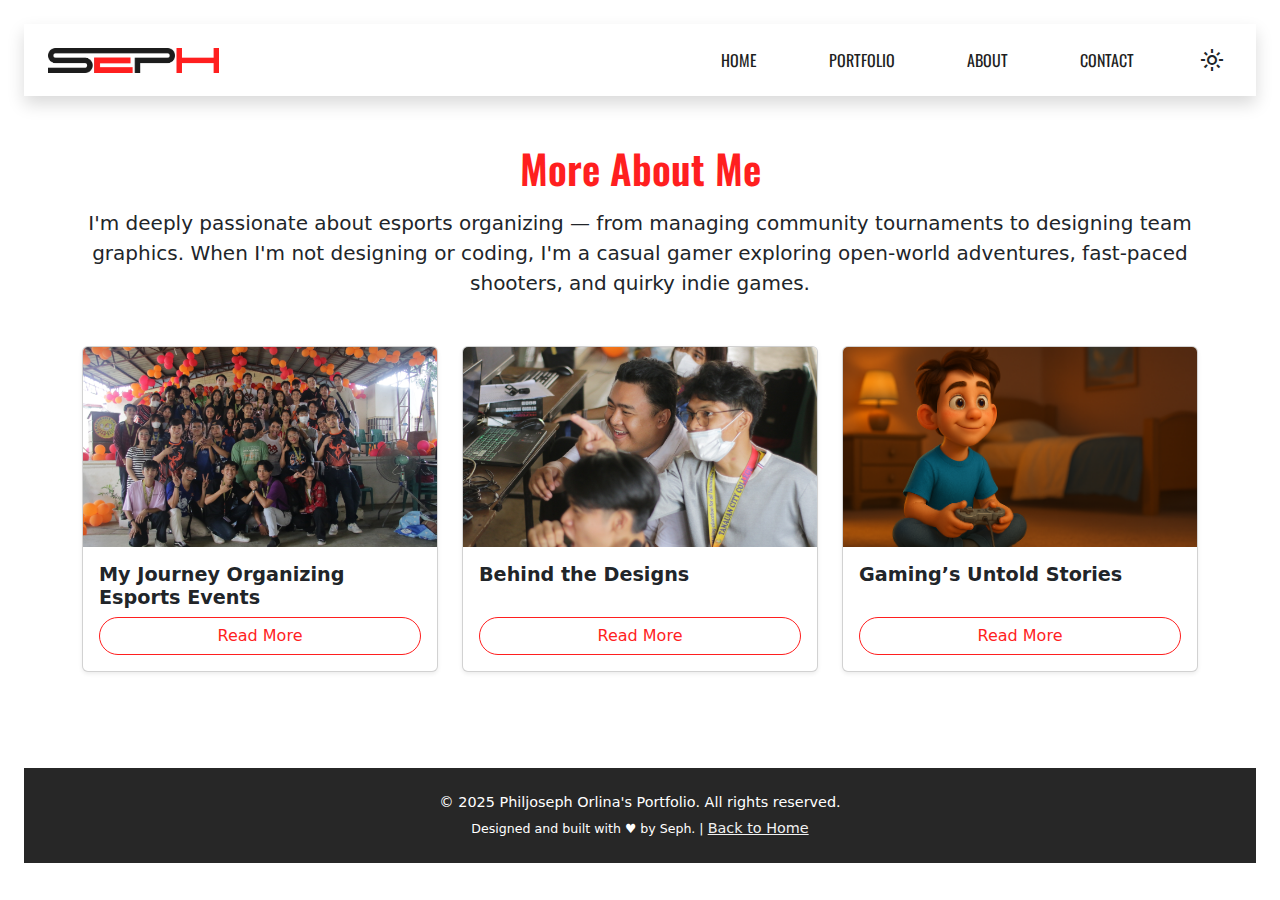
<file: about-more.html>
<!DOCTYPE html>
<html lang="en">
<head>
    <meta charset="utf-8">
    <meta name="viewport" content="width=device-width, initial-scale=1">

    <meta name="title" content="Philjoseph Orlina Portfolio">
    <meta name="description" content="It is a personal website portfolio for Philjoseph Orlina. It showcases his works: graphic designs and UI designs, and it also have his blog posts and showcase for affiliate marketing ">
    <meta name="keywords" content="Portfolio, Blog Posts, Showcase, Shop">
    <meta name="robots" content="index, follow">
    <meta http-equiv="Content-Type" content="text/html; charset=utf-8">
    <meta name="revisit-after" content="2 days">
    <meta name="description" content="English">
    <meta name="author" content="Philjoseph Orlina">

  <title>Portfolio</title>

  <link rel="shortcut icon" href="./assets/images/Personal Pic.png" type="image/x-icon">

  <link href="https://cdn.jsdelivr.net/npm/bootstrap@5.3.6/dist/css/bootstrap.min.css" rel="stylesheet" integrity="sha384-4Q6Gf2aSP4eDXB8Miphtr37CMZZQ5oXLH2yaXMJ2w8e2ZtHTl7GptT4jmndRuHDT" crossorigin="anonymous">

  <link href="style.css" rel="stylesheet" type="text/css" />
  <link href="about-more.css" rel="stylesheet" type="text/css" />

  <link rel="stylesheet"href="https://fonts.googleapis.com/css2?family=Material+Symbols+Outlined:opsz,wght,FILL,GRAD@24,400,0,0" />

  <!-- AOS CDN -->
  <link href="https://cdn.jsdelivr.net/npm/aos@2.3.4/dist/aos.css" rel="stylesheet">
  <script src="https://cdn.jsdelivr.net/npm/aos@2.3.4/dist/aos.js"></script>

  <link rel="stylesheet" href="https://cdn.jsdelivr.net/npm/@splidejs/splide@4.1.4/dist/css/splide.min.css">

  <link href="https://cdnjs.cloudflare.com/ajax/libs/font-awesome/6.5.0/css/all.min.css" rel="stylesheet">

  <!-- Bootstrap CSS & JS -->
  <link href="https://cdn.jsdelivr.net/npm/bootstrap@5.3.3/dist/css/bootstrap.min.css" rel="stylesheet">
  <script src="https://cdn.jsdelivr.net/npm/bootstrap@5.3.3/dist/js/bootstrap.bundle.min.js"></script>

  <!-- Bootstrap Icons (for play icon) -->
  <link href="https://cdn.jsdelivr.net/npm/bootstrap-icons@1.10.5/font/bootstrap-icons.css" rel="stylesheet">

</head>
<body>
    <!--Nav bar-->
    <nav class="navbar d-flex justify-content-between align-items-center sticky-top shadow px-4 py-2">
        <!-- Logo on the left -->
        <div class="navbar-logo">
        <a href="#home" class="nav-link"><img src="./assets/images/personal_logo/Seph-logo-light.png" alt="Logo" id="site-logo" class="logo-img" /></a>
        </div>

        <!-- Hamburger toggle (hidden on desktop) -->
        <button class="navbar-toggler d-md-none" id="hamburger-btn" aria-label="Toggle navigation">
        <span class="material-symbols-outlined">menu</span>
        </button>

        <!-- Navigation Links on the right -->
        <ul class="navbar-ul d-flex gap-4 list-unstyled mb-0" id="navbar-links">
        <li><a href="index.html#home" class="nav-link">HOME</a></li>
        <li><a href="index.html#portfolio" class="nav-link">PORTFOLIO</a></li>
        <li><a href="index.html#about" class="nav-link">ABOUT</a></li>
        <li><a href="index.html#contact" class="nav-link">CONTACT</a></li>
        <li id="dark-mode-toggle" class="nav-link"><span class="material-symbols-outlined">
            light_mode
            </span></li>
        </ul>
    </nav>

    <!-- Main Section -->
    <main class="about-more-content py-5">
        <div class="container">

            <!-- Intro Section -->
            <section class="intro text-center mb-5">
            <h1 class="mb-3">More About Me</h1>
            <p class="lead">
                I'm deeply passionate about esports organizing — from managing community tournaments to designing team graphics.
                When I'm not designing or coding, I'm a casual gamer exploring open-world adventures, fast-paced shooters, and quirky indie games.
            </p>
            </section>

            <!-- Blog Cards Grid -->
            <section class="blog-cards">
            <div class="row row-cols-1 row-cols-md-2 row-cols-lg-3 g-4">

                <!-- Blog Card 1 -->
                <div class="col">
                <div class="card h-100 shadow-sm">
                    <img src="./assets/images/blog/group_esports.jpg" class="card-img-top" alt="Esports Event 2k23 Group Photo">
                    <div class="card-body d-flex flex-column">
                    <h5 class="card-title">My Journey Organizing Esports Events</h5>
                    <a href="blog/esports-journey.html" class="btn btn-outline-primary mt-auto">Read More</a>
                    </div>
                </div>
                </div>

                <!-- Blog Card 2 -->
                <div class="col">
                <div class="card h-100 shadow-sm">
                    <img src="./assets/images/blog/esports3.jpg" class="card-img-top" alt="Edays2k23 Candid">
                    <div class="card-body d-flex flex-column">
                    <h5 class="card-title">Behind the Designs</h5>
                    <a href="./blog/design-journey.html" class="btn btn-outline-primary mt-auto">Read More</a>
                    </div>
                </div>
                </div>

                <!-- Blog Card 3 -->
                <div class="col">
                <div class="card h-100 shadow-sm">
                    <img src="./assets/images/blog/gaming-journey.png" class="card-img-top" alt="Gaming Journey Thumbnail">
                    <div class="card-body d-flex flex-column">
                    <h5 class="card-title">Gaming’s Untold Stories</h5>
                    <a href="blog/gaming-journey.html" class="btn btn-outline-primary mt-auto">Read More</a>
                    </div>
                </div>
                </div>

                <!-- Add more blog cards here as needed -->

            </div>
            </section>

        </div>
    </main>



<!-- Footer -->
<footer class="footer text-center py-4 mt-5 text-white">
  <div class="container">
    <p class="mb-1">&copy; 2025 Philjoseph Orlina's Portfolio. All rights reserved.</p>
    <small>
      Designed and built with ♥ by Seph. |
      <a href="index.html#home" class="text-decoration-underline">Back to Home</a>
    </small>
  </div>
</footer>

    <script src="config.js"></script>
    <script src="script.js"></script>
</body>
</html>
</file>
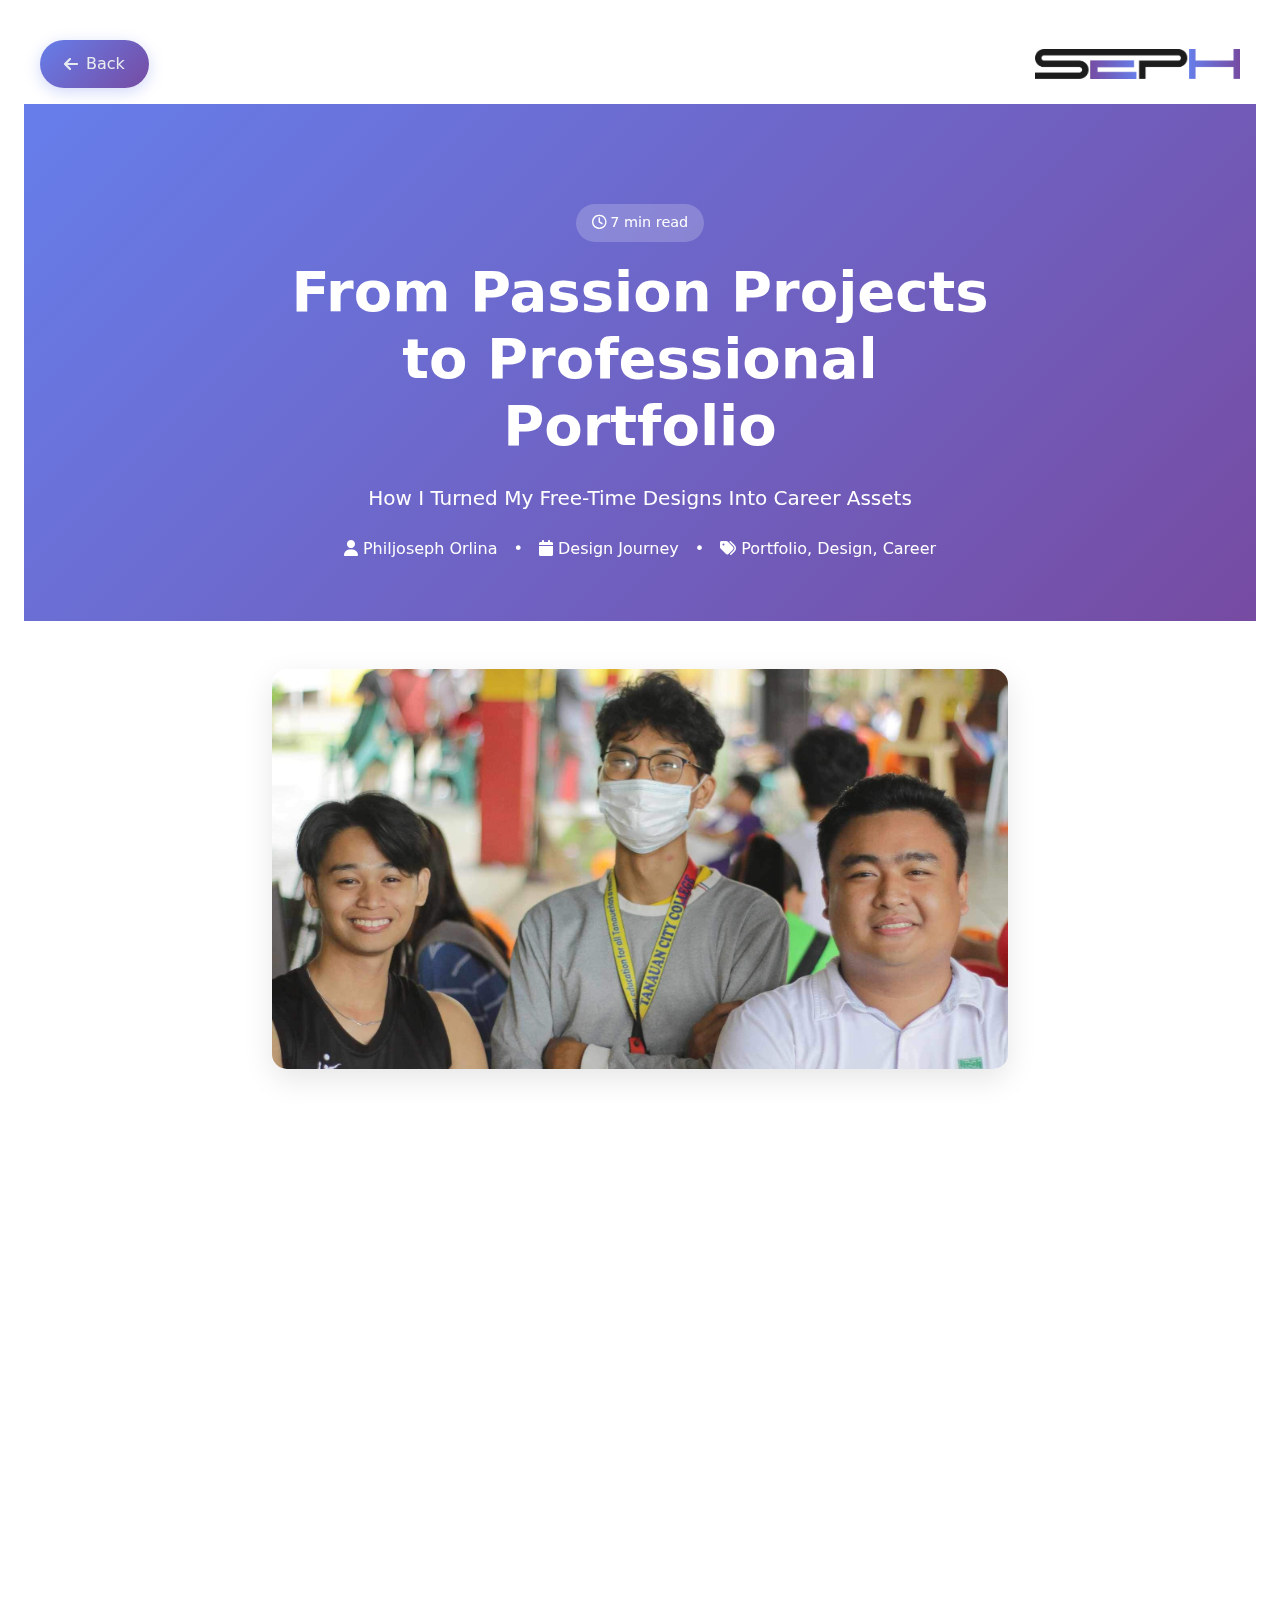
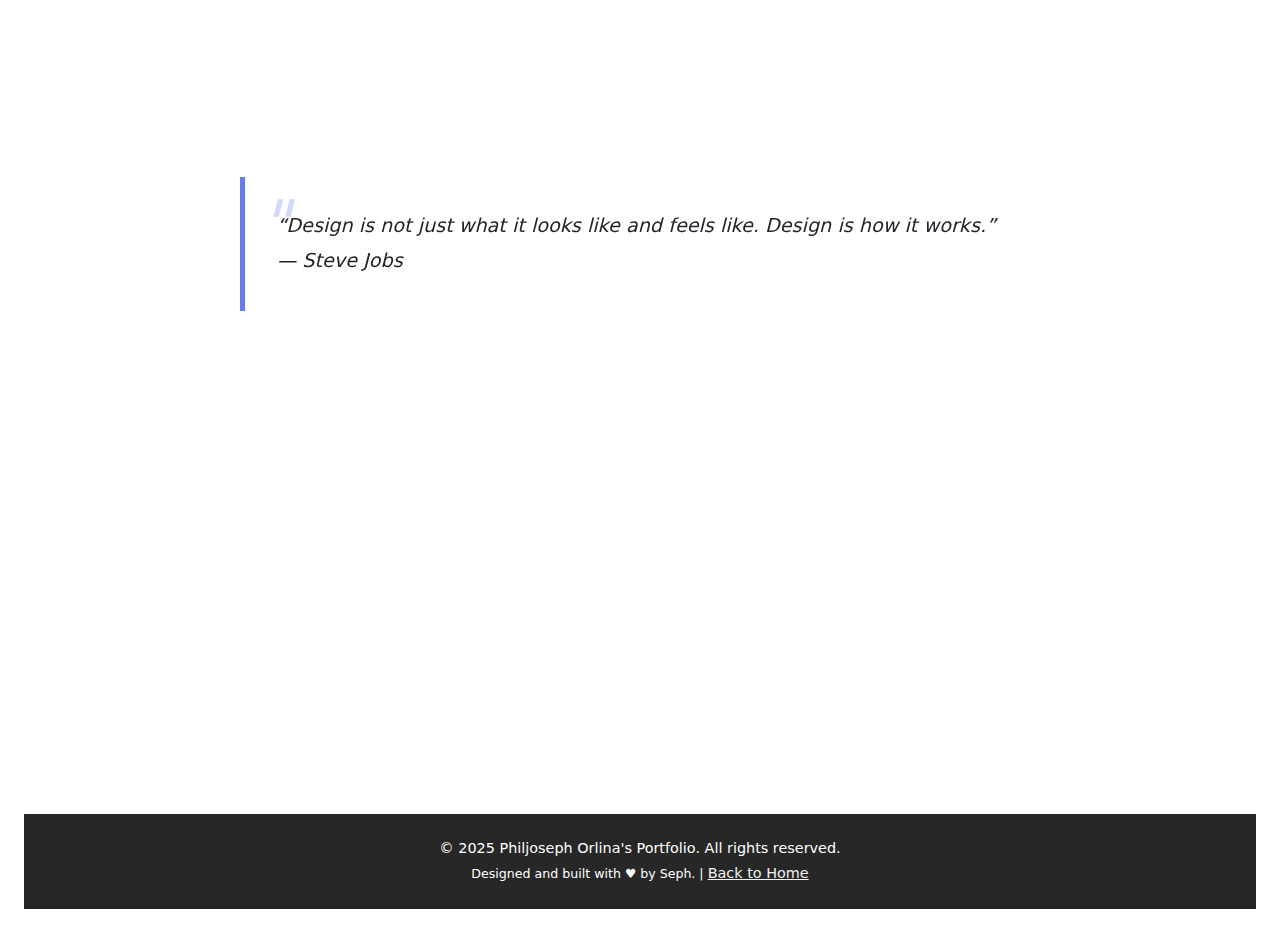
<file: blog/design-journey.html>
<!DOCTYPE html>
<html lang="en">
<head>
    <meta charset="utf-8">
    <meta name="viewport" content="width=device-width, initial-scale=1">

    <meta name="title" content="From Passion Projects to Professional Portfolio - Philjoseph Orlina">
    <meta name="description" content="Discover how I transformed free-time design projects into career assets. Learn about turning passion projects into a professional design portfolio that opens doors.">
    <meta name="keywords" content="passion projects, design portfolio, creative journey, graphic design, personal branding, portfolio development, design career, design storytelling, graphic design passion projects, OBS overlays, YouTube thumbnails, creative professional, freelancer portfolio">
    <meta name="robots" content="index, follow">
    <meta http-equiv="Content-Type" content="text/html; charset=utf-8">
    <meta name="revisit-after" content="2 days">
    <meta name="language" content="English">
    <meta name="author" content="Philjoseph Orlina">

    <!-- Open Graph / Facebook -->
    <meta property="og:type" content="article">
    <meta property="og:url" content="https://yourportfolio.com/blog/design-journey.html">
    <meta property="og:title" content="From Passion Projects to Professional Portfolio">
    <meta property="og:description" content="How I turned my free-time designs into career assets">
    <meta property="og:image" content="./assets/images/blog/esports3.jpg">

    <!-- Twitter -->
    <meta property="twitter:card" content="summary_large_image">
    <meta property="twitter:url" content="https://yourportfolio.com/blog/design-journey.html">
    <meta property="twitter:title" content="From Passion Projects to Professional Portfolio">
    <meta property="twitter:description" content="How I turned my free-time designs into career assets">
    <meta property="twitter:image" content="./assets/images/blog/esports3.jpg">

    <title>From Passion Projects to Professional Portfolio - Philjoseph Orlina</title>

    <link rel="shortcut icon" href="../assets/images/Personal Pic.png" type="image/x-icon">

    <link href="https://cdn.jsdelivr.net/npm/bootstrap@5.3.6/dist/css/bootstrap.min.css" rel="stylesheet" integrity="sha384-4Q6Gf2aSP4eDXB8Miphtr37CMZZQ5oXLH2yaXMJ2w8e2ZtHTl7GptT4jmndRuHDT" crossorigin="anonymous">

    <link href="../style.css" rel="stylesheet" type="text/css" />
    <link href="design-journey.css" rel="stylesheet" type="text/css" />

    <link rel="stylesheet" href="https://fonts.googleapis.com/css2?family=Material+Symbols+Outlined:opsz,wght,FILL,GRAD@24,400,0,0" />

    <!-- AOS CDN -->
    <link href="https://cdn.jsdelivr.net/npm/aos@2.3.4/dist/aos.css" rel="stylesheet">
    <script src="https://cdn.jsdelivr.net/npm/aos@2.3.4/dist/aos.js"></script>

    <link rel="stylesheet" href="https://cdn.jsdelivr.net/npm/@splidejs/splide@4.1.4/dist/css/splide.min.css">

    <link href="https://cdnjs.cloudflare.com/ajax/libs/font-awesome/6.5.0/css/all.min.css" rel="stylesheet">

    <!-- Bootstrap CSS & JS -->
    <link href="https://cdn.jsdelivr.net/npm/bootstrap@5.3.3/dist/css/bootstrap.min.css" rel="stylesheet">
    <script src="https://cdn.jsdelivr.net/npm/bootstrap@5.3.3/dist/js/bootstrap.bundle.min.js"></script>

    <!-- Bootstrap Icons -->
    <link href="https://cdn.jsdelivr.net/npm/bootstrap-icons@1.10.5/font/bootstrap-icons.css" rel="stylesheet">

</head>
<body>
    <!-- Back to Portfolio Button -->
    <div class="container-fluid p-3">
        <a href="../about-more.html" class="back-button" data-aos="fade-right">
            <i class="fas fa-arrow-left"></i>
            Back
        </a>

        <div class="logo" data-aos="fade-left">
            <a href="../index.html">
                <img src="../assets/images/personal_logo/Seph-logo-blog.png" alt="Philjoseph Orlina Logo" class="navbar-logo">
            </a>
                
        </div>
    </div>

    <!-- Hero Section -->
    <section class="blog-hero">
        <div class="container">
            <div class="row justify-content-center">
                <div class="col-lg-8 text-center">
                    <div class="read-time mb-3" data-aos="fade-up">
                        <i class="far fa-clock"></i> 7 min read
                    </div>
                    <h1 class="display-4 fw-bold mb-4" data-aos="fade-up" data-aos-delay="100">
                        From Passion Projects to Professional Portfolio
                    </h1>
                    <p class="lead mb-4" data-aos="fade-up" data-aos-delay="200">
                        How I Turned My Free-Time Designs Into Career Assets
                    </p>
                    <div class="d-flex justify-content-center align-items-center gap-3 text-sm" data-aos="fade-up" data-aos-delay="300">
                        <span><i class="fas fa-user"></i> Philjoseph Orlina</span>
                        <span>•</span>
                        <span><i class="fas fa-calendar"></i> Design Journey</span>
                        <span>•</span>
                        <span><i class="fas fa-tags"></i> Portfolio, Design, Career</span>
                    </div>
                </div>
            </div>
        </div>
    </section>

    <!-- Featured Image -->
    <div class="container my-5">
        <div class="row justify-content-center">
            <div class="col-lg-8">
                <img src="../assets/images/blog/esports.jpg" 
                     alt="E-Days 2k23 Featured Image" 
                     class="featured-image"
                     data-aos="zoom-in"
                     onerror="this.style.display='none'">
            </div>
        </div>
    </div>

    <!-- Main Content -->
    <div class="container my-5">
        <div class="blog-content">
            
            <!-- Introduction -->
            <div data-aos="fade-up">
                <p>In a world saturated with templates and AI-generated content, one thing still stands out: <strong>authentic passion</strong>. For me, what began as hobby-level graphic design during esports tournaments and late-night concept sketches quickly evolved into a professional portfolio that now speaks for my skills better than any résumé can. Whether you're a student, freelancer, or aspiring creative professional, I'll share how I transformed my free-time projects into powerful tools that opened career doors—and how you can do the same.</p>
            </div>

            <div class="section-divider"></div>

            <!-- Section 1 -->
            <div data-aos="fade-up">
                <h4><i class="fas fa-heart text-danger"></i> The Power of Starting With What You Love</h4>
                <p>My first designs weren't for clients. They were for friends, gaming teams, and for fun. I created <strong>OBS overlays</strong>, <strong>YouTube thumbnails</strong>, and <strong>fan posters</strong> simply because I loved it. These early works weren't polished, but they reflected one key thing: <strong>drive</strong>. When employers and collaborators saw my raw projects, they saw <strong>initiative and creativity</strong>—two traits that are always in demand.</p>
            </div>

            <!-- Section 2 -->
            <div data-aos="fade-up">
                <h4><i class="fas fa-camera text-primary"></i> Document Everything: Behind the Scenes Matters</h4>
                <p>Instead of only showing finished designs, I documented my process. From <strong>wireframes and thumbnails</strong> to <strong>toolkits</strong> and <strong>revisions</strong>, I showcased how I think, not just what I make. This gave potential employers insight into how I solve problems—something no static portfolio image can fully explain.</p>
            </div>

            <!-- Featured Image -->
            <div class="container my-5">
                <div class="row justify-content-center">
                    <div class="col-lg-8">
                        <img src="../assets/images/blog/fday1.jpeg" 
                            alt="E-Days 2k23 Featured Image" 
                            class="featured-image"
                            data-aos="zoom-in"
                            onerror="this.style.display='none'">
                    </div>
                </div>
            </div>

            <!-- Highlight Quote -->
            <div class="highlight-quote" data-aos="fade-up">
                Don't hide your side projects—they might be the reason someone hires you.
            </div>

            <!-- Section 3 -->
            <div data-aos="fade-up">
                <h4><i class="fas fa-book-open text-success"></i> Tell a Story, Not Just a Skillset</h4>
                <p>Each section of my portfolio became more than just visuals. I added short captions about <strong>why I made it</strong>, <strong>what challenge it solved</strong>, and <strong>what I learned</strong>. This storytelling approach made my work relatable—even to those outside the design world.</p>
            </div>

            <!-- Section 4 -->
            <div data-aos="fade-up">
                <h4><i class="fas fa-search text-warning"></i> SEO Meets Personal Branding</h4>
                <p>I embedded blog posts (like this one) in my portfolio site with well-researched keywords, natural language, and internal links. For example, my OBS work links to a blog about the rise of live-streaming aesthetics. This keeps users browsing and boosts search engine rankings.</p>
            </div>

            <!-- Section 5 -->
            <div data-aos="fade-up">
                <h4><i class="fas fa-trophy text-info"></i> Final Result: A Living, Breathing Portfolio</h4>
                <p>Now, my site isn't just a gallery. It's a <strong>living blog</strong>, an <strong>archive of design evolution</strong>, and a <strong>journal of creative growth</strong>. It turns clicks into conversations—and those into opportunities.</p>
            </div>

            <div class="section-divider"></div>

            <!-- Closing Thoughts -->
            <div data-aos="fade-up">
                <h4><i class="fas fa-lightbulb text-warning"></i> Closing Thoughts</h4>
                <p>If you're reading this, you're already halfway there. Passion, persistence, and storytelling are your biggest assets. Don't hide your side projects—they might be the reason someone hires you.</p>
            </div>

            <div class="highlight-quote">
                “Design is not just what it looks like and feels like. Design is how it works.” — Steve Jobs
            </div>


            <!-- Call to Action -->
            <div class="cta-section" data-aos="fade-up">
                <h5 class="mb-3">Ready to explore my design work?</h5>
                <p class="mb-0">Check out my portfolio to see these passion projects in action and discover how they evolved into professional assets Or you can check our school's esports page <a href="https://www.facebook.com/share/1QqMtitQzF/" target="_blank">ACCESs - Tanauan City College</a>,</p>
                <a href="../index.html#portfolio" class="cta-button">
                    <i class="fas fa-eye"></i> Explore My Portfolio
                </a>
            </div>

            <!-- Navigation -->
            <div class="d-flex justify-content-between align-items-center mt-5 pt-4 border-top" data-aos="fade-up">
                <a href="../blog.html" class="text-decoration-none">
                    <i class="fas fa-arrow-left"></i> Go to Blog
                </a>
                <div class="text-muted">
                    <i class="fas fa-share-alt"></i> Share this post
                </div>
            </div>
        </div>
    </div>

<!-- Footer -->
<footer class="footer text-center py-4 mt-5 text-white">
  <div class="container">
    <p class="mb-1">&copy; 2025 Philjoseph Orlina's Portfolio. All rights reserved.</p>
    <small>
      Designed and built with ♥ by Seph. |
      <a href="../index.html" class="text-decoration-underline">Back to Home</a>
    </small>
  </div>
</footer>

    <!-- Bootstrap JS -->
    <script src="https://cdn.jsdelivr.net/npm/bootstrap@5.3.6/dist/js/bootstrap.bundle.min.js"></script>
    
    <!-- AOS Initialize -->
    <script>
        AOS.init({
            duration: 800,
            once: true,
            offset: 100
        });
    </script>

    <!-- Reading Progress Bar -->
    <script>
        // Create reading progress bar
        const progressBar = document.createElement('div');
        progressBar.style.cssText = `
            position: fixed;
            top: 0;
            left: 0;
            width: 0%;
            height: 3px;
            background: linear-gradient(90deg, #667eea, #764ba2);
            z-index: 9999;
            transition: width 0.3s ease;
        `;
        document.body.appendChild(progressBar);

        // Update progress on scroll
        window.addEventListener('scroll', () => {
            const winScroll = document.body.scrollTop || document.documentElement.scrollTop;
            const height = document.documentElement.scrollHeight - document.documentElement.clientHeight;
            const scrolled = (winScroll / height) * 100;
            progressBar.style.width = scrolled + '%';
        });

        // Smooth scrolling for internal links
        document.querySelectorAll('a[href^="#"]').forEach(anchor => {
            anchor.addEventListener('click', function (e) {
                e.preventDefault();
                const target = document.querySelector(this.getAttribute('href'));
                if (target) {
                    target.scrollIntoView({
                        behavior: 'smooth',
                        block: 'start'
                    });
                }
            });
        });
    </script>
</body>
</html>
</file>
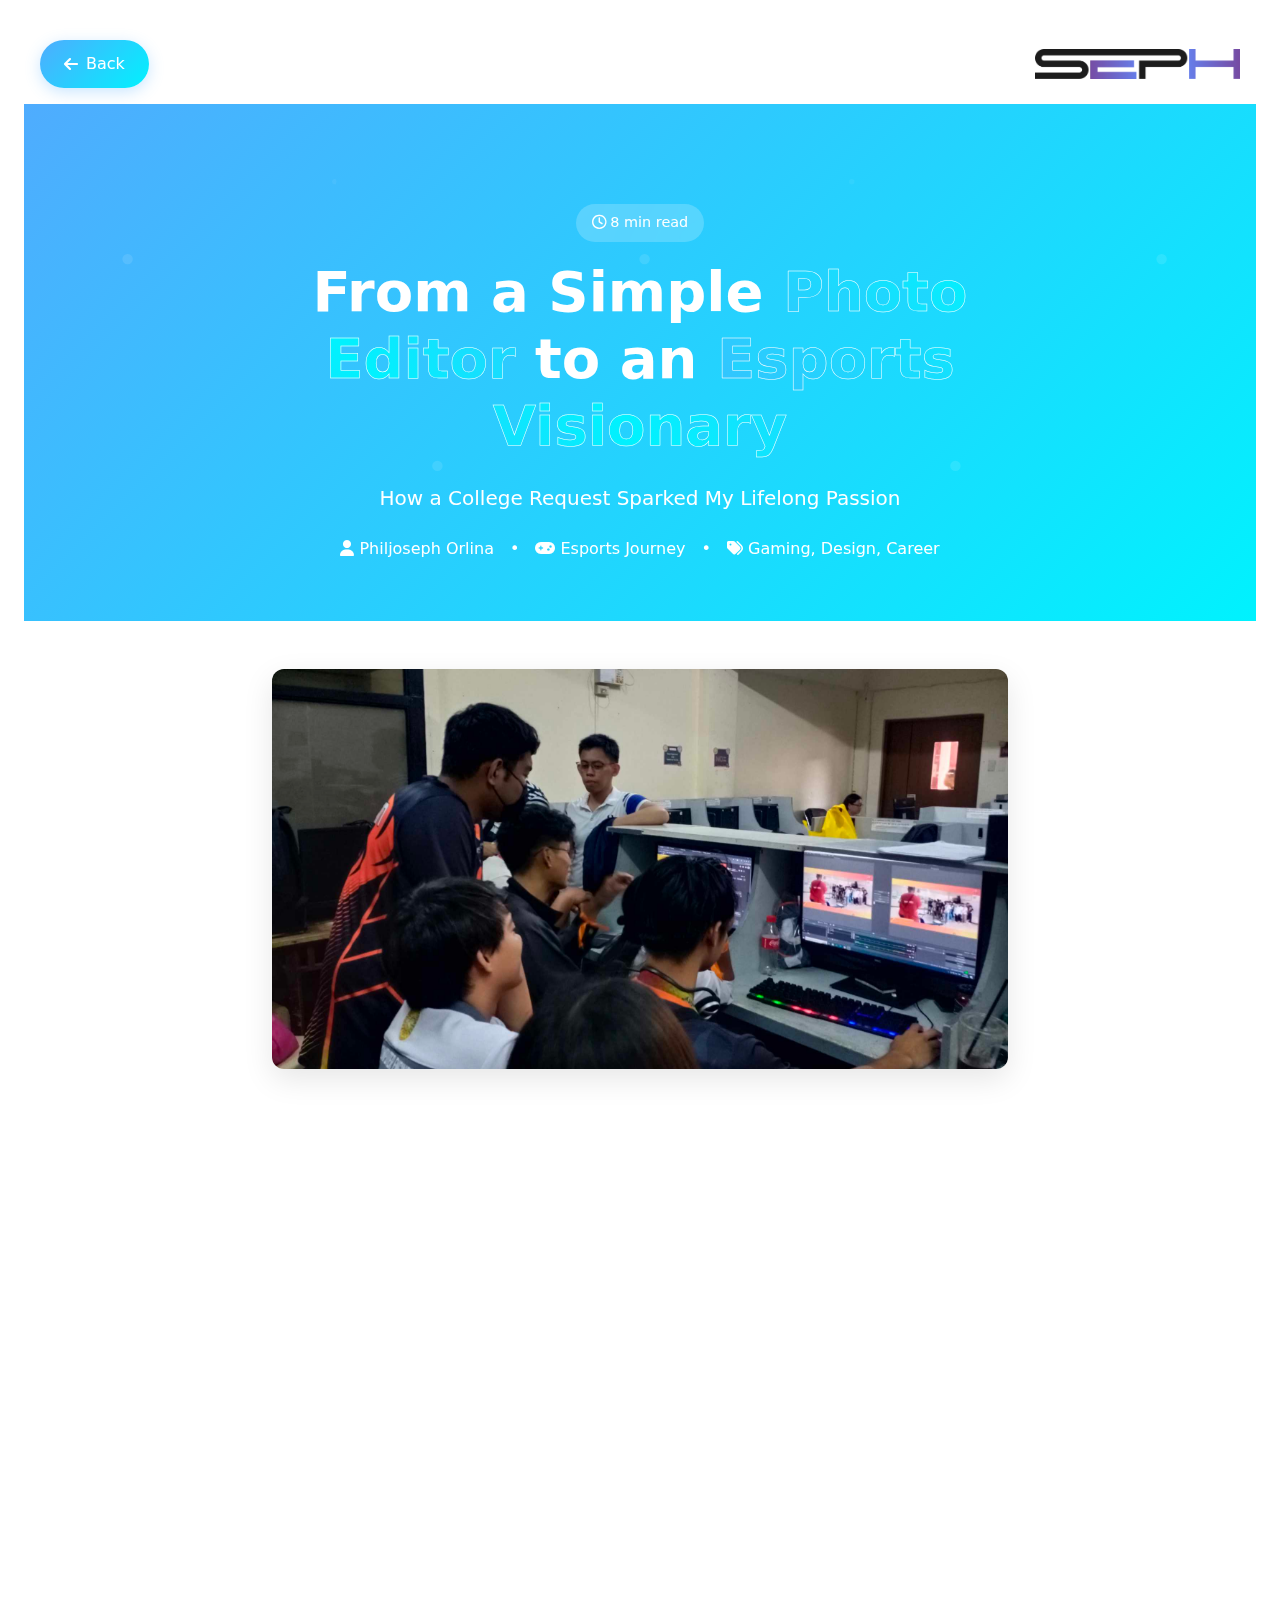
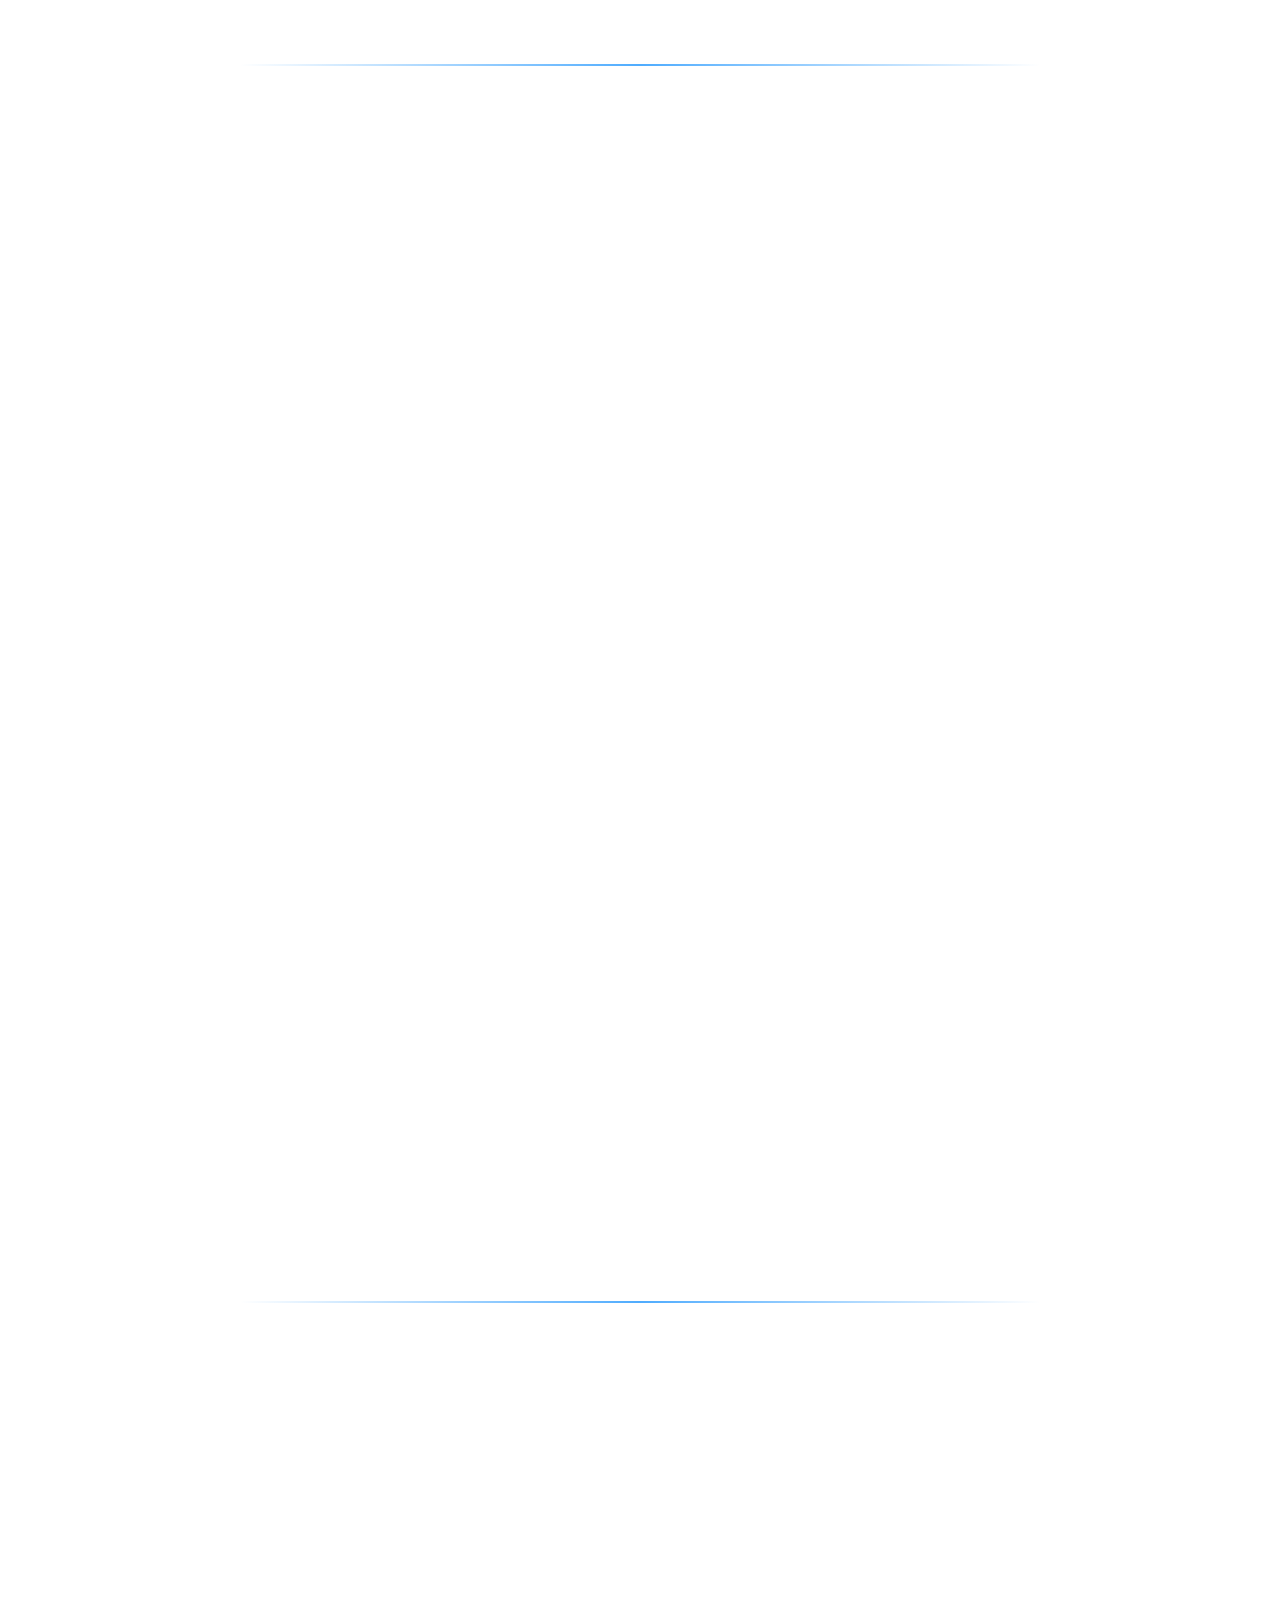
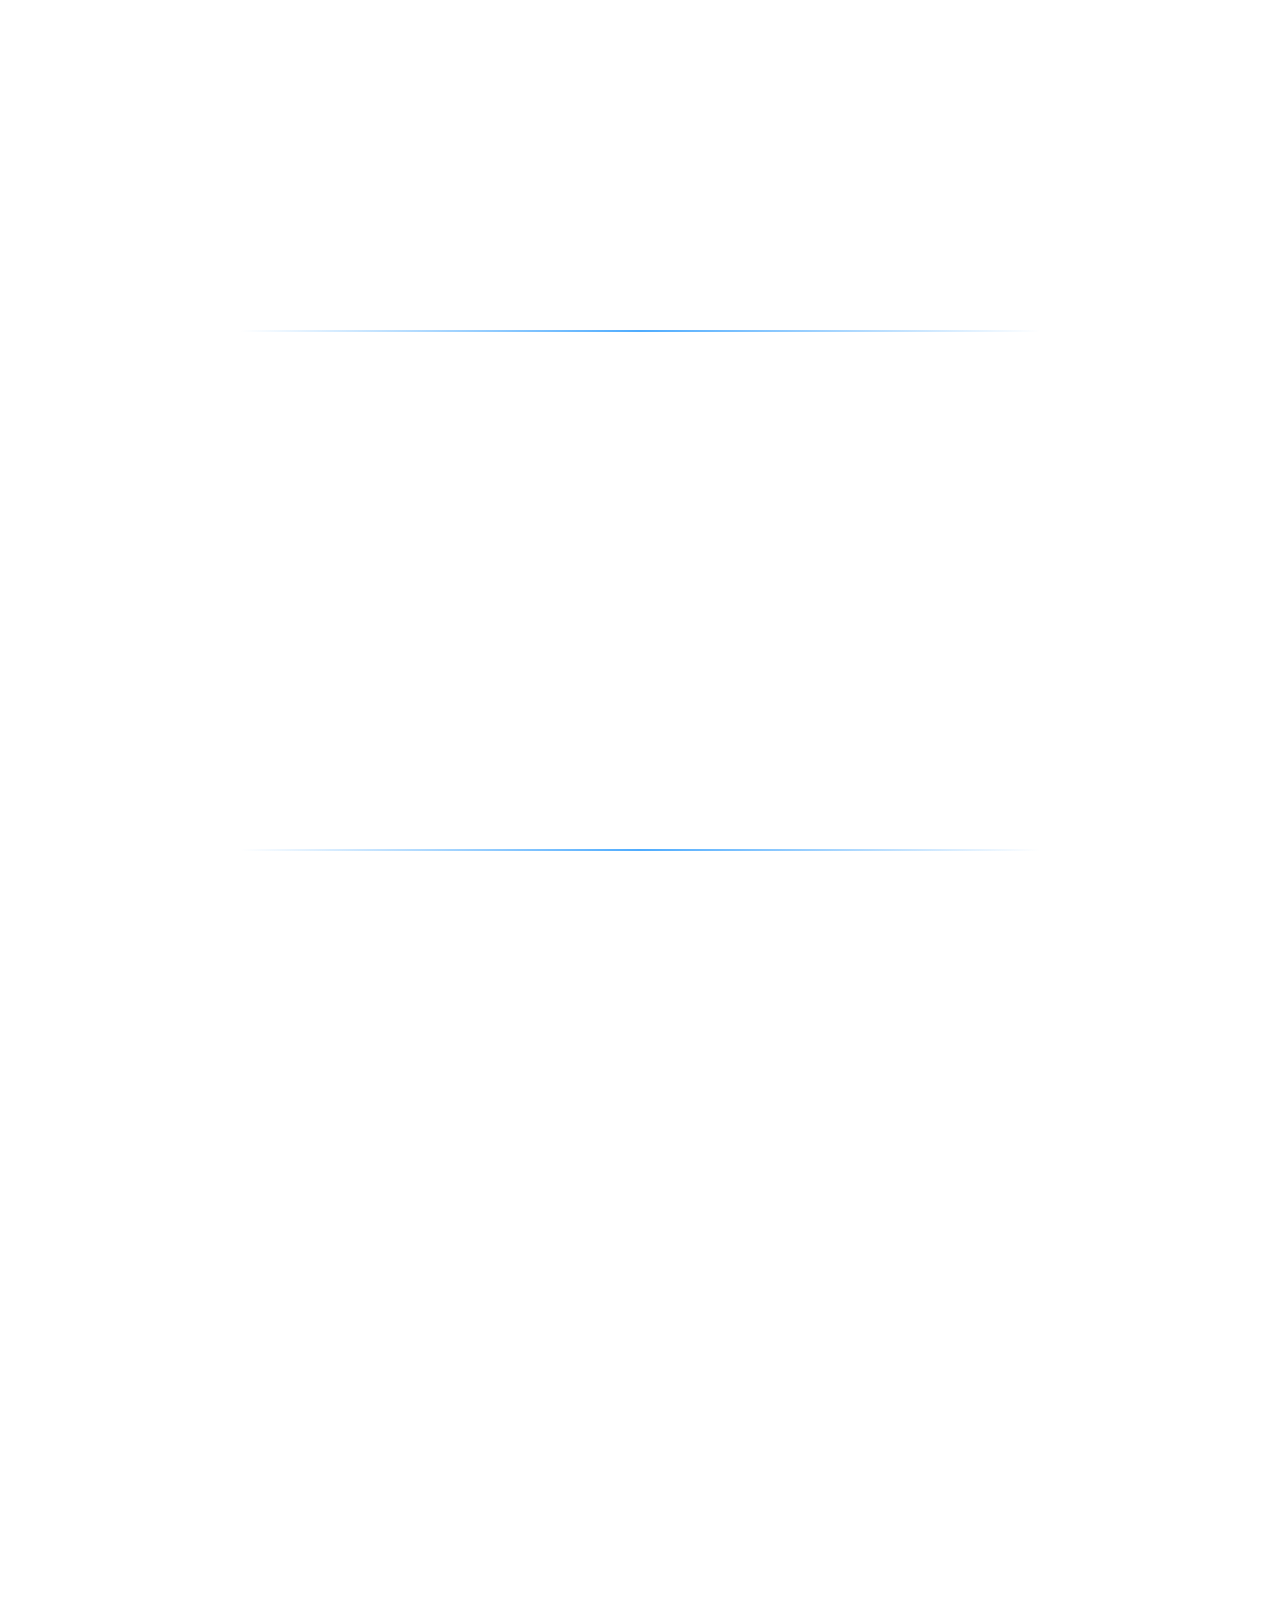
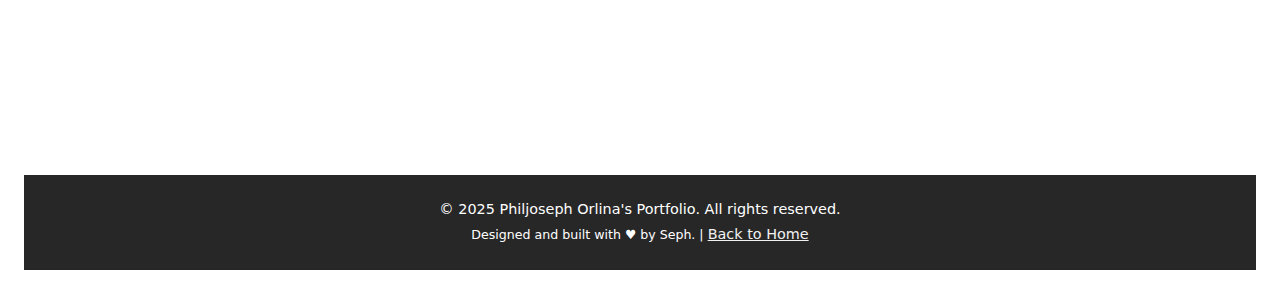
<file: blog/esports-journey.html>
<!DOCTYPE html>
<html lang="en">
<head>
    <meta charset="utf-8">
    <meta name="viewport" content="width=device-width, initial-scale=1">

    <meta name="title" content="From Photo Editor to Esports Visionary - Philjoseph Orlina">
    <meta name="description" content="Discover how a simple college request sparked my lifelong passion for esports. From photo editing to livestream production, this is my journey into the gaming world.">
    <meta name="keywords" content="esports journey, college esports, graphics design, livestream setup, OBS, passion for gaming, esports graphics, broadcast design, gaming events, esports production, OBS overlays, livestream design">
    <meta name="robots" content="index, follow">
    <meta http-equiv="Content-Type" content="text/html; charset=utf-8">
    <meta name="revisit-after" content="2 days">
    <meta name="language" content="English">
    <meta name="author" content="Philjoseph Orlina">

    <!-- Open Graph / Facebook -->
    <meta property="og:type" content="article">
    <meta property="og:url" content="https://yourportfolio.com/blog/esports-journey.html">
    <meta property="og:title" content="From Photo Editor to Esports Visionary">
    <meta property="og:description" content="How a simple college request sparked my lifelong passion for esports">
    <meta property="og:image" content="./assets/images/blog/esports-journey-hero.jpg">

    <!-- Twitter -->
    <meta property="twitter:card" content="summary_large_image">
    <meta property="twitter:url" content="https://yourportfolio.com/blog/esports-journey.html">
    <meta property="twitter:title" content="From Photo Editor to Esports Visionary">
    <meta property="twitter:description" content="How a simple college request sparked my lifelong passion for esports">
    <meta property="twitter:image" content="./assets/images/blog/esports-journey-hero.jpg">

    <title>From Photo Editor to Esports Visionary - Philjoseph Orlina</title>

    <link rel="shortcut icon" href="../assets/images/Personal Pic.png" type="image/x-icon">

    <link href="https://cdn.jsdelivr.net/npm/bootstrap@5.3.6/dist/css/bootstrap.min.css" rel="stylesheet" integrity="sha384-4Q6Gf2aSP4eDXB8Miphtr37CMZZQ5oXLH2yaXMJ2w8e2ZtHTl7GptT4jmndRuHDT" crossorigin="anonymous">

    <link href="../style.css" rel="stylesheet" type="text/css" />
    <link href="esports-journey.css" rel="stylesheet" type="text/css" />

    <link rel="stylesheet" href="https://fonts.googleapis.com/css2?family=Material+Symbols+Outlined:opsz,wght,FILL,GRAD@24,400,0,0" />

    <!-- AOS CDN -->
    <link href="https://cdn.jsdelivr.net/npm/aos@2.3.4/dist/aos.css" rel="stylesheet">
    <script src="https://cdn.jsdelivr.net/npm/aos@2.3.4/dist/aos.js"></script>

    <link rel="stylesheet" href="https://cdn.jsdelivr.net/npm/@splidejs/splide@4.1.4/dist/css/splide.min.css">

    <link href="https://cdnjs.cloudflare.com/ajax/libs/font-awesome/6.5.0/css/all.min.css" rel="stylesheet">

    <!-- Bootstrap CSS & JS -->
    <link href="https://cdn.jsdelivr.net/npm/bootstrap@5.3.3/dist/css/bootstrap.min.css" rel="stylesheet">
    <script src="https://cdn.jsdelivr.net/npm/bootstrap@5.3.3/dist/js/bootstrap.bundle.min.js"></script>

    <!-- Bootstrap Icons -->
    <link href="https://cdn.jsdelivr.net/npm/bootstrap-icons@1.10.5/font/bootstrap-icons.css" rel="stylesheet">

</head>
<body>
    <!-- Navigation Header -->
    <div class="container-fluid p-3">
        <div class="d-flex justify-content-between align-items-center">
            <a href="../about-more.html" class="back-button" data-aos="fade-right">
                <i class="fas fa-arrow-left"></i>
                Back
            </a>
            
            <div class="logo" data-aos="fade-left">
                <a href="../index.html">
                    <img src="../assets/images/personal_logo/Seph-logo-blog.png" alt="Philjoseph Orlina Logo" class="navbar-logo">
                </a>
            </div>
        </div>
    </div>

    <!-- Hero Section -->
    <section class="blog-hero">
        <div class="container">
            <div class="row justify-content-center">
                <div class="col-lg-8 text-center">
                    <div class="read-time mb-3" data-aos="fade-up">
                        <i class="far fa-clock"></i> 8 min read
                    </div>
                    <h1 class="display-4 fw-bold mb-4" data-aos="fade-up" data-aos-delay="100">
                        From a Simple <span class="gaming-elements">Photo Editor</span> to an <span class="gaming-elements">Esports Visionary</span>
                    </h1>
                    <p class="lead mb-4" data-aos="fade-up" data-aos-delay="200">
                        How a College Request Sparked My Lifelong Passion
                    </p>
                    <div class="d-flex justify-content-center align-items-center gap-3 text-sm" data-aos="fade-up" data-aos-delay="300">
                        <span><i class="fas fa-user"></i> Philjoseph Orlina</span>
                        <span>•</span>
                        <span><i class="fas fa-gamepad"></i> Esports Journey</span>
                        <span>•</span>
                        <span><i class="fas fa-tags"></i> Gaming, Design, Career</span>
                    </div>
                </div>
            </div>
        </div>
    </section>

    <!-- Featured Image -->
    <div class="container my-5">
        <div class="row justify-content-center">
            <div class="col-lg-8">
                <img src="../assets/images/blog/fday2.jpeg" 
                     alt="Esports Journey Featured Image" 
                     class="featured-image"
                     data-aos="zoom-in"
                     onerror="this.style.display='none'">
            </div>
        </div>
    </div>

    <!-- Main Content -->
    <div class="container my-5">
        <div class="blog-content">
            
            <!-- Introduction -->
            <div class="chapter-intro" data-aos="fade-up">
                <h5><i class="fas fa-play-circle text-primary"></i> The Unexpected Beginning</h5>
                <p>It was 2022—my first year in college. Just like most freshies, I had no clear path yet, no big plans. I was simply navigating college life, one assignment at a time. Then out of nowhere on our second semester, our section chairperson casually asked me:</p>
            </div>

            <div class="highlight-quote" data-aos="fade-up">
                Do you know how to edit photos?
            </div>

            <div data-aos="fade-up">
                <p>I said yes. That one answer unknowingly lit the first spark of what would later become a blazing passion for <strong>esports</strong>.</p>
            </div>

            <div class="section-divider"></div>

            <!-- Chapter 1 -->
            <div data-aos="fade-up">
                <h4><i class="fas fa-trophy text-warning"></i> Chapter 1: Pressures, Posters, and Professor Visaya</h4>
                <p>That simple editing request led me into the inner workings of our school's esports organization. Suddenly, I was part of something bigger—<strong>creating graphics</strong>, <strong>supporting tournaments</strong>, <strong>designing livestream overlays</strong>. I became one of the "go-to" graphics guy.</p>
                
                <p>But it wasn't always fun and games.</p>
                
                <p>Under the intense guidance of our esports adviser, <strong>Mr. Ralph Visaya</strong>, we were pushed hard—<strong>tight deadlines, last-minute edits, nonstop revisions</strong>. I remember how often I'd feel frustrated, overwhelmed, even angry.</p>
            </div>

            <div class="highlight-quote" data-aos="fade-up">
                Growth begins where comfort ends.
            </div>

            <div class="container my-5">
                <div class="row justify-content-center">
                    <div class="col-lg-8">
                        <img src="../assets/images/blog/esports4.png" 
                        alt="Esports Journey Featured Image" 
                        class="featured-image"
                        data-aos="zoom-in"
                        onerror="this.style.display='none'">
                    </div>
                </div>
            </div>

            <div data-aos="fade-up">
                <p>At the time, I didn't see the value of the pressure. I only saw the clock ticking and a demanding professor expecting me to deliver. But despite the frustration, I still found a way to <strong>get things done—on time, every time</strong>.</p>
                
                <p>And looking back now, I realize: <strong>I wouldn't have it any other way</strong>.</p>
            </div>

            <div class="section-divider"></div>

            <!-- Chapter 2 -->
            <div data-aos="fade-up">
                <h4><i class="fas fa-desktop text-info"></i> Chapter 2: Passion Beyond Posters</h4>
                <p>What started with simple posters quickly evolved into something far greater.</p>
                
                <p>Thanks to Mr. Visaya and our tech-savvy mentor, Mr. Daniel Bermodez, I was introduced to the technical side of esports:</p>
                
                <div class="esports-list">
                    <ul class="list-unstyled">
                        <li>Setting up <strong>OBS for livestreams</strong></li>
                        <li>Handling <strong>virtual event layouts</strong></li>
                        <li>Laying down <strong>Cat6 fiber optic cables</strong> for our gym's esports events</li>
                    </ul>
                </div>
                
                <p>These were tasks I never imagined doing as a student. And yet, I found myself enjoying every bit of the chaos—every cable plugged, every livestream scene configured, every digital backdrop designed. It wasn't just about aesthetics anymore. It was about <strong>bringing esports to life</strong>.</p>
            </div>

            <div class="section-divider"></div>

            <!-- Chapter 3 -->
            <div data-aos="fade-up">
                <h4><i class="fas fa-fire text-danger"></i> Chapter 3: The Flame Ignites</h4>
                <p>The stress, the pressure, the unexpected responsibilities—they didn't break me. They built me. Somewhere in the middle of all that tension, I discovered something I never expected:</p>
            </div>

            <div class="highlight-quote" data-aos="fade-up">
                Sometimes, the fire that burns you is the same fire that forges you.
            </div>

            <div data-aos="fade-up">
                <p>I was no longer just a student assigned to make posters. I was now a creative lead, a production tech, a broadcast organizer—someone who could imagine, design, and execute an entire <strong>esports event</strong> from scratch.</p>
            </div>

            <div class="section-divider"></div>

            <!-- Conclusion -->
            <div data-aos="fade-up">
                <h4><i class="fas fa-heart text-success"></i> Gratitude in Hindsight</h4>
                <p>Yes, I once got mad at Mr. Visaya. Yes, I was stressed beyond belief. But if I met him again today, I would thank him.</p>
                
                <p>Because <strong>he saw a spark in me that I didn't yet recognize myself.</strong></p>
                <p>Because he pressured me, challenged me, and pushed me to grow.</p>
                <p>Because of him and Mr. Bermodez, I now hold a burning passion not just for playing games—but for <strong>building the very stages where they're played.</strong></p>
                
                <p>This is more than just a story about esports. It's the story of how I found my path—one deadline, one design, one livestream at a time.</p>
            </div>

            <!-- Call to Action -->
            <div class="cta-section" data-aos="fade-up">
                <h5 class="mb-3">🎮 Ready to see my esports work in action?</h5>
                <p class="mb-0">Explore my portfolio to see how these college experiences shaped my design philosophy and technical skills in the gaming industry.</p>
                <a href="../index.html#portfolio" class="cta-button">
                    <i class="fas fa-gamepad"></i> View My Gaming Projects
                </a>
            </div>

            <!-- Navigation -->
            <div class="d-flex justify-content-between align-items-center mt-5 pt-4 border-top" data-aos="fade-up">
                <a href="../blog.html" class="text-decoration-none">
                    <i class="fas fa-arrow-left"></i> Go to Blog
                </a>
                <div class="text-muted">
                    <i class="fas fa-share-alt"></i> Share this story
                </div>
            </div>
        </div>
    </div>

    <!-- Footer -->
<footer class="footer text-center py-4 mt-5 text-white">
  <div class="container">
    <p class="mb-1">&copy; 2025 Philjoseph Orlina's Portfolio. All rights reserved.</p>
    <small>
      Designed and built with ♥ by Seph. |
      <a href="../index.html" class="text-decoration-underline">Back to Home</a>
    </small>
  </div>
</footer>

    <!-- Bootstrap JS -->
    <script src="https://cdn.jsdelivr.net/npm/bootstrap@5.3.6/dist/js/bootstrap.bundle.min.js"></script>
    
    <!-- AOS Initialize -->
    <script>
        AOS.init({
            duration: 800,
            once: true,
            offset: 100
        });
    </script>

    <!-- Reading Progress Bar -->
    <script>
        // Create reading progress bar
        const progressBar = document.createElement('div');
        progressBar.style.cssText = `
            position: fixed;
            top: 0;
            left: 0;
            width: 0%;
            height: 3px;
            background: linear-gradient(90deg, #4facfe, #00f2fe);
            z-index: 9999;
            transition: width 0.3s ease;
        `;
        document.body.appendChild(progressBar);

        // Update progress on scroll
        window.addEventListener('scroll', () => {
            const winScroll = document.body.scrollTop || document.documentElement.scrollTop;
            const height = document.documentElement.scrollHeight - document.documentElement.clientHeight;
            const scrolled = (winScroll / height) * 100;
            progressBar.style.width = scrolled + '%';
        });

        // Smooth scrolling for internal links
        document.querySelectorAll('a[href^="#"]').forEach(anchor => {
            anchor.addEventListener('click', function (e) {
                e.preventDefault();
                const target = document.querySelector(this.getAttribute('href'));
                if (target) {
                    target.scrollIntoView({
                        behavior: 'smooth',
                        block: 'start'
                    });
                }
            });
        });
    </script>
</body>
</html>
</file>
<file: style.css>
@import url('https://fonts.googleapis.com/css2?family=Oswald&display=swap');

html {
    height: 100%;
    width: 100%;
    scroll-behavior: smooth;
    scroll-padding-top: 80px;
    transition: 0.3s ease-in-out;
}

body {
    background-color: #e6e6e6;
    transition: background-color 0.5s ease;
    padding: 1.5rem;
    font-family: 'Segoe UI', Tahoma, Geneva, Verdana, sans-serif;
}

body.dark-mode {
    background-color: #272727;
}

.material-symbols-outlined {
    cursor: pointer;
}

#dark-mode-toggle {
    display: inline-block;
}

.navbar {
  display: flex;
  justify-content: space-between; /* logo left, nav right */
  align-items: center;
  flex-wrap: wrap;
  padding: 0.5rem 2rem;
  background-color: rgb(255, 255, 255);
  transition: 0.3s ease-in-out;
  transition: all 0.3s ease;
}

/* Mobile hamburger button */
.navbar-toggler {
  background: none;
  border: none;
  font-size: 2rem;
  cursor: pointer;
  color: inherit;
}

.navbar-logo .logo-img {
  height: 25px;
  width: auto;
  transition: opacity 0.3s ease-in-out;
}

.navbar-ul {
  display: flex;
  gap: 2rem;
  flex-wrap: wrap;
  align-items: center;
  justify-content: flex-end;
  list-style: none;
  margin: 0;
  padding: 0;
}

.navbar-ul li {
    list-style: none;
    padding: 0rem 0.5rem;
    align-content: center;
}

.navbar-ul li a {
    text-decoration: none;
    color: rgb(31, 31, 31);
    padding: 1rem;
    font-family: 'Oswald', sans-serif;
}

.navbar-ul li a:hover, #dark-mode-toggle:hover{
    color: rgb(201, 43, 43);
    transition: 0.3s ease-in-out;
}

.nav-link {
    color: #111111;
    transition: color 0.5s ease;
}

body.dark-mode .navbar {
    background-color: #272727;
    transition: 0.3s ease-in-out;
}

body.dark-mode .nav-link {
    color: #e6e6e6;
    transition: 0.3s ease-in-out;
}
body.dark-mode .nav-link:hover, body.dark-mode #dark-mode-toggle:hover {
    color: rgb(255, 255, 31);
}

/* Home Section */
#home {
    height: 100vh;
    justify-content: center;
}

.left {
    padding: 3rem;
}

.left h1 {
    font-size: 3rem;
    font-family: 'Oswald', sans-serif;
    letter-spacing: 3px;
}

.left h2 {
    font-size: 2.2rem;
    font-family: 'Segoe UI', Tahoma, Geneva, Verdana, sans-serif;
}

#ityped {
    color: rgb(255, 31, 31);
    font-size: 2.2rem;
    font-weight: 650;
}

body.dark-mode #ityped {
    color: rgb(255, 255, 31);
}

body.dark-mode {
    color: rgb(230, 230, 230);
}

.btn-first {
    background-color: rgb(255, 31, 31);
    color: #e6e6e6;
    padding: 10px 20px;
    font-size: 16px;
    border: none;
    cursor: pointer;
    text-align: center;
    text-decoration: none;
    display: inline-block;
    font-family: Verdana, Geneva, Tahoma, sans-serif;
    margin: 0.5rem 2px;
    transition-duration: 0.4s;
    position: relative;
    border-radius: 8px;
}

.btn-first:hover {
    background-color: rgb(139, 0, 0);
    color: rgb(230, 230, 230);
}

.material-symbols-outlined {
    vertical-align: middle;
    margin-left: 10px;
}

body.dark-mode .btn-first {
    background-color: #ffff1f;
    color: #272727;
}

body.dark-mode .btn-first:hover {
    background-color: rgb(184, 184, 26);
}

.profile-img{
    width: 18rem;
    height: 18rem;
    border-radius: 50%;
    box-shadow: 0 4px 8px rgba(0, 0, 0, 0.2);
    margin-bottom: 20px;
}

/* About Section */
/* Animation */
.about-section {
    
    transform: translateY(50px);
    transition: opacity 0.8s ease-out, transform 0.8s ease-out;
    opacity: 0;
  }
  
  .about-section.show {
    opacity: 1;
    transform: translateY(0);
  }
  
  .img-box {
    display: flex;
    align-items: center;
    justify-content: center;
    background-color: #333;
    color: #aaa;
  }

  .about-img {
    max-width: 100%;
    height: auto;
    object-fit: contain;
    object-position: center 32%;
    border-radius: 1rem;
  }

  .about-section h3, #portfolio h3{
    font-size: 2.5rem;
    font-family: 'Oswald', sans-serif;
    margin-bottom: 1rem;
    color: rgb(255, 31, 31);
  }

  .about-section p {
    font-size: 1.2rem;
    font-family: 'Segoe UI', Tahoma, Geneva, Verdana, sans-serif;
    text-align: justify;
  }

.more-about-btn {
  background-color: #ff1f1f !important; 
  color: #e6e6e6 !important;
  padding: 0.75rem 1.5rem;
  font-size: 1rem;
  font-weight: 600;
  border-radius: 12px;
  transition: background-color 0.3s ease;
  text-decoration: none;
  border: none !important;
  box-shadow: none !important;
}

.more-about-btn:hover {
  background-color: #df1b1b !important; 
  color: white !important;
}

body.dark-mode .more-about-btn{
  background-color: #ffff1f !important; 
  color: #272727 !important;
}

body.dark-mode .more-about-btn:hover{
  background-color: #e7e71c !important; 
  color: #272727 !important;
}

/* Tools Section */
  .tool-card {
  background-color: #f9f9f9;
  border-radius: 16px;
  text-align: center;
  box-shadow: 0 8px 20px rgba(0, 0, 0, 0.1);
  transition: transform 0.3s ease, box-shadow 0.3s ease;
  position: relative;
  overflow: hidden;
  cursor: pointer;
}

.tool-card:hover {
  transform: translateY(-8px);
  box-shadow: 0 8px 20px rgba(0, 0, 0, 0.4);
}

.tool-desc {
  font-size: 0.875rem;
  opacity: 0;
  transform: translateY(10px);
  transition: all 0.3s ease;
  color: #444;
}

.tool-card:hover .tool-desc {
  opacity: 1;
  transform: translateY(0);
}

.tool-icon {
  width: 64px;
  height: 64px;
  object-fit: contain;
  transition: transform 0.3s ease;
}

.tool-card:hover .tool-icon {
  transform: scale(1.1);
}

  body.dark-mode .tool-card, body.dark-mode .contact-section{
    background-color: #1a1a1a;
    box-shadow: 0 4px 8px rgba(0,0,0,0.3);
    transition: transform 0.3s ease;
  }

  body.dark-mode .container p,  body.dark-mode .tool-card h6, body.dark-mode .tool-desc {
    color: #e6e6e6;
    transition: transform 0.3s ease;
  }

  body.dark-mode #tools .container h2, body.dark-mode .about-section h3, body.dark-mode #portfolio h3{
    color: rgb(255, 255, 31);
    transition: transform 0.3s ease;
  }
  
/* Portfolio Section */
#my-works {
  display: flex;
  flex-direction: column;
  align-items: center;
  justify-content: center;
  padding: 2rem;
  background-color: #f9f9f9;
  border-radius: 16px;
  box-shadow: 0 4px 8px rgba(0,0,0,0.1);
  transition: background-color 0.3s ease, box-shadow 0.3s ease;
}



/* Portfolio Caption */
#portfolio{
  user-select: none;
}

.portfolio-caption {
  max-width: 800px;
  margin: 0 auto 2.5rem auto;
  background-color: #f9f9f9;
  padding: 1.5rem 2rem;
  border-left: 6px solid #ff1f1f;
  border-radius: 12px;
  box-shadow: 0 5px 20px rgba(0, 0, 0, 0.3);
  font-size: 1.05rem;
  color: #333;
  line-height: 1.6;
  transition: all 0.3s ease-in-out;
  position: relative;
}

.caption-title {
  font-size: 1.25rem;
  font-weight: 600;
  margin-bottom: 0.75rem;
  color:#ff1f1f;
}

.caption-text {
  max-height: 4.5rem;
  overflow: hidden;
  text-align: justify;
  position: relative;
  transition: max-height 0.5s ease;
}

.caption-text.expanded {
  max-height: 500px; /* enough for full paragraph */
}

.read-more-btn {
  background: none;
  border: none;
  color: #FF1F1F;
  font-weight: 600;
  cursor: pointer;
  padding: 0;
  transition: color 0.3s ease;
}

.read-more-btn:hover {
  text-decoration: underline;
  color: #bd1818;
  transition: color 0.6s ease-in;

}

.caption-text a {
  color: #d63333;
  font-weight: 600;
  text-decoration: none;
}

.caption-text a:hover {
  text-decoration: underline;
  transition: color 0.6s ease-in;
}

body.dark-mode .portfolio-caption {
  background-color: #1a1a1a;
  border-left: 6px solid #ffff1f;
  box-shadow: 0 4px 8px rgba(0,0,0,0.3);
  transition: background-color 0.3s ease, box-shadow 0.3s ease;
}

body.dark-mode .caption-title, body.dark-mode .caption-text a, body.dark-mode .read-more-btn, body.dark-mode #obs-designs .obs-description a {
    color: rgb(255, 255, 31);
    transition: transform 0.3s ease;
}

/* Main Poster Slider */
#my-works h2, #tools h2, #obs-designs .obs-description a{
  color:rgb(255, 31, 31);
}

#main-slider-poster .splide__slide {
  height: 480px; /* Suitable for 16:9 aspect ratio */
  width: 75%;
  display: flex;
  justify-content: center;
  align-items: center;
 background-color: #303030; /* Optional: frames non-16:9 posters */
  border-radius: 12px;
  overflow: hidden;

}

#main-slider-poster .splide__slide img {
  width: 100%;
  height: 100%;
  object-fit: contain; /* Show full image without cropping */
  object-position: center;
  border-radius: 16px;
  box-shadow: 0 5px 20px rgba(0, 0, 0, 0.2);
}

/* Thumbnail Slider */
#thumbnail-slider-poster .splide__slide img {
  border-radius: 12px;
  opacity: 0.5;
  transition: opacity 0.3s ease, transform 0.3s ease;
  cursor: pointer;
}

#thumbnail-slider-poster .splide__slide.is-active img {
  border: none;  
  opacity: 1;
  border: 2px solid rgb(255, 31, 31) !important;
  transform: scale(1.05);
}

body.dark-mode #my-works {
  background-color: #1a1a1a;
  box-shadow: 0 4px 8px rgba(0,0,0,0.3);
  transition: opacity 0.3s ease, transform 0.3s ease;
}

body.dark-mode #my-works h2 {
  color: rgb(255, 255, 31);
}

body.dark-mode #logo-designs .logo-description p{
  color: #e6e6e6;
  transition: color 0.3s ease;
}
/* Modal container for posters */
.image-modal {
  display: none;
  position: fixed;
  z-index: 9999;
  left: 0;
  top: 0;
  width: 100vw;
  height: 100vh;
  backdrop-filter: blur(6px);
  background-color: rgba(0, 0, 0, 0.6);
  justify-content: center;
  align-items: center;
}

/* Close button */
.close-modal {
  position: absolute;
  top: 20px;
  right: 30px;
  font-size: 40px;
  color: #fff;
  cursor: pointer;
  z-index: 10000;
}

/* Modal image */
.image-modal .modal-content {
  max-width: 90vw;
  max-height: 90vh;
  width: auto;
  height: auto;
  object-fit: contain;
  border-radius: 16px;
  box-shadow: 0 10px 30px rgba(0,0,0,0.4);
}

/* Logo Designs */
.logo-description h2{
  width: 100%;
  text-align: center;
  color: rgb(255, 31, 31);
  margin-bottom: 1rem;
}
   .logo-card {
    background: #fff;
    padding: 1rem;
    border-radius: 16px;
    box-shadow: 0 5px 15px rgba(0, 0, 0, 0.1);
    text-align: center;
    transition: transform 0.3s ease;
    height: 300px;
    display: flex;
    flex-direction: column;
    justify-content: center;
  }

  .logo-card img {
    width: 100%;
    height: 200px;
    object-fit: contain;
    border-radius: 12px;
    cursor: pointer;
  }

  .logo-card .logo-title {
    margin-top: 0.75rem;
    font-weight: 500;
    color: #333;
  }

  .splide__slide {
    padding: 0 10px;
  }

  .modal {
    display: flex;
    flex-direction: column;
    justify-content: center;
    align-items: center;
    position: fixed;
    z-index: 9999;
    width: 100vw;
    height: 100vh;
    backdrop-filter: blur(6px);
    background-color: rgba(0, 0, 0, 0.6);
  }

.modal-content-logo {
  display: block;
  margin: 0 auto;
  max-width: 90%;
  max-height: 90vh;
  object-fit: contain;
  border-radius: 16px;
  box-shadow: 0 10px 30px rgba(0,0,0,0.4);
}

  .modal .modal-content-logo {
    max-width: 90vw;
    max-height: 90vh;
    width: auto;
    height: auto;
    object-fit: contain;
    border-radius: 16px;
    box-shadow: 0 10px 30px rgba(0,0,0,0.4);
  }

  .close {
    position: absolute;
    top: 20px;
    right: 35px;
    color: #fff;
    font-size: 40px;
    font-weight: bold;
    cursor: pointer;
  }

  body.dark-mode .logo-card, body.dark-mode .obs-overlay-card, body.dark-mode .web-ui-card{
    background: #272727;
    box-shadow: 0 4px 8px rgba(0,0,0,0.3);
    transition: transform 0.3s ease-in-out;
  }

/* OBS Section */
  .obs-overlay-card {
  background: #fff;
  padding: 1rem;
  border-radius: 16px;
  box-shadow: 0 5px 15px rgba(0,0,0,0.2);
  text-align: center;
  height: 280px;
  display: flex;
  align-items: center;
  justify-content: center;
}

.obs-overlay-card img {
  max-width: 100%;
  max-height: 240px;
  object-fit: contain;
  cursor: pointer;
}

/* Web UI Design */
.web-ui-card {
  max-width: 1000px;
  width: 100%;
  padding: 1rem;
  border-radius: 16px;
  background: #fff;
  box-shadow: 0 5px 15px rgba(0, 0, 0, 0.1);
}

.web-ui-img {
  width: 100%;
  height: auto;
  border-radius: 12px;
  object-fit: contain;
  cursor: pointer;
  transition: transform 0.3s ease;
}

.web-ui-img:hover {
  transform: scale(1.02);
}

/* Videos Section */
.video-card {
  cursor: pointer;
  position: relative;
  overflow: hidden;
  aspect-ratio: 16 / 9; /* Ensures consistent height across all cards */
  border-radius: 12px;
  box-shadow: 0 4px 10px rgba(0, 0, 0, 0.2);
}

.video-thumbnail {
  height: 100%;
  width: 100%;
  object-fit: cover;
  display: block;
}

.play-overlay {
  position: absolute;
  top: 50%;
  left: 50%;
  transform: translate(-50%, -50%);
  font-size: 4rem;
  color: white;
  opacity: 0;
  transition: opacity 0.3s ease;
  pointer-events: none;
}

.video-card:hover .play-overlay {
  opacity: 1;
}


/* Contact Section */
.contact-section {
  background-color: #f8f9fa;
  box-shadow: 0 4px 8px rgba(0,0,0,0.3);
}

.contact-info h3{
  color: #ff1f1f;
}

.contact-info p a {
  color: #333;
  text-decoration: none;
}

.contact-info p a:hover {
  color: #ff1f1f;
}

.social-links i {
  color: #555;
  transition: color 0.3s ease;
  
}

.social-links i:hover {
  color: #ff1f1f;
  transform: scale(1.1);
}

.contact-form input,
.contact-form textarea {
  border-radius: 8px;
  border: 1px solid #ccc;
}

.contact-form .submit-btn {
  background-color: #ff1f1f;
  color: #fff;
  padding: 10px 20px;
  border: none;
  border-radius: 8px;
  cursor: pointer;
}

.contact-form .submit-btn:hover {
  background-color: #bd1818;
  transition: 0.3s ease-in-out;
  color: #fff;
  transform: scale(0.9);
}

body.dark-mode .contact-info a, body.dark-mode .social-links i{
  color: #e6e6e6;
  transition: color 0.3s ease;
}

body.dark-mode .contact-info a:hover, body.dark-mode .social-links i:hover, body.dark-mode .contact-info h3{
  color: #ffff1f;
}

body.dark-mode .contact-form .submit-btn{
  background-color: #ffff1f;
  color: #272727;
}

body.dark-mode .contact-form .submit-btn:hover{
  background-color: #e7e71c;
  transition: 0.3s ease;
  transform: scale(0.9);
}

.footer{
  background: #272727;
}

.footer, .footer a{
  font-size: 0.9rem;
  color: #f1f1f1;
}

.footer a:hover {
  color: #ff1f1f;
}

body.dark-mode .footer a:hover{
  color: #ffff1f;
}

body.dark-mode .footer, body.dark-mode .about-section {
  background: #1a1a1a;
  box-shadow: 0 4px 8px rgba(0,0,0,0.3);
  transition: background-color 0.3s ease, box-shadow 0.3s ease;
}

.custom-modal {
  display: none;
  position: fixed;
  z-index: 999;
  left: 0; top: 0;
  width: 100%; height: 100%;
  background-color: rgba(0, 0, 0, 0.6);
  justify-content: center;
  align-items: center;
  animation: fadeIn 0.3s ease-in-out;
}

.custom-modal .modal-content {
  background-color: var(--bg, #fff);
  color: var(--text, #000);
  padding: 2rem;
  border-radius: 1rem;
  max-width: 90%;
  width: 400px;
  text-align: center;
  box-shadow: 0 0 15px rgba(0,0,0,0.2);
}

.custom-modal .close-btn {
  margin-top: 1.5rem;
  padding: 0.5rem 1.2rem;
  background: #FF1F1F;
  color: white;
  border: none;
  border-radius: 0.5rem;
  cursor: pointer;
}

.custom-modal .close-btn:hover {
  background: #df1b1b;
}

@keyframes fadeIn {
  from { opacity: 0; }
  to { opacity: 1; }
}

/* Optional: dark mode variables */
body.dark-mode .custom-modal .modal-content {
  --bg: #1e1e1e;
  --text: #fff;
}

@media (max-width: 768px) {
  .navbar-ul {
    flex-direction: column;
    align-items: flex-start;
    gap: 1rem;
    margin-top: 1rem;
    background-color: #e6e6e6; 
    width: 100%;
    padding: 1rem 1.5rem;
    border-radius: 0.5rem;
    box-shadow: 0 2px 5px rgba(0,0,0,0.1);
    position: absolute;
    top: 100%;
    left: 0;
    z-index: 999;
    transition: all 0.3s ease;
  }

  body.dark-mode .navbar-ul {
    background-color: #222;
  }

  body.dark-mode #hamburger-btn{
    color: #f1f1f1;
  }

  #about {
    flex-direction: column;
    text-align: center;
  }

}
</file>
<file: about-more.css>
.about-more-content h1 {
  font-family: 'Oswald', sans-serif;
  font-weight: 600;
  color: #FF1F1F;
}

body.dark-mode .about-more-content h1 {
  color: #ffff1f;
}

.card-title {
  font-size: 1.2rem;
  font-weight: 600;
}

.card img {
  height: 200px;
  object-fit: cover;
  object-position: center 20%;
}

.blog-cards .btn {
  border-radius: 24px;
  font-weight: 500;
  border-color: #FF1F1F !important;
  color: #FF1F1F !important;
}

.blog-cards .btn:hover {
  background-color: #FF1F1F !important;
  color: #fff !important;
}

body.dark-mode .blog-cards .btn {
  border-color: #ffff1f !important;
  color: #ffff1f !important;
}

body.dark-mode .blog-cards .btn:hover {
  background-color: #ffff1f !important;
  color: #272727 !important;
}

body.dark-mode .card{
    background: #272727;
    box-shadow: 0 4px 8px rgba(0,0,0,0.3);
    transition: transform 0.3s ease-in-out;
}

body.dark-mode .card-title {
    color: #f9f9f9;
}
</file>
<file: blog/design-journey.css>
.blog-hero {
            background: linear-gradient(135deg, #667eea 0%, #764ba2 100%);
            color: white;
            padding: 100px 0 60px;
            position: relative;
            overflow: hidden;
}
        
.blog-hero::before {
    content: '';
    position: absolute;
    top: 0;
    left: 0;
    right: 0;
    bottom: 0;
    background: url('data:image/svg+xml,<svg xmlns="http:www.w3.org/2000/svg" viewBox="0 0 10100"><defs><pattern id="grainpatternUnits="userSpaceOnUse" width="100height="100"><circle cx="25" cy="25" r="1fill="white" opacity="0.1"/><circle cx="75" cy="75r="1" fill="white" opacity="0.1"/><circle cx="50cy="10" r="0.5" fill="white" opacity="0.05"/>pattern></defs><rect width="100" height="100" fill="u(%23grain)"/></svg>');
    pointer-events: none;
}

.blog-content {
    max-width: 800px;
    margin: 0 auto;
    line-height: 1.8;
    font-size: 1.1rem;
}

.blog-content h4 {
    color: #2c3e50;
    margin-top: 3rem;
    margin-bottom: 1.5rem;
    font-weight: 600;
    border-left: 4px solid #667eea;
    padding-left: 1rem;
}

.blog-content p {
    margin-bottom: 1.5rem;
    color: #555;
}

.highlight-quote {
    background: linear-gradient(135deg, #f8f9fa 0%#e9ecef 100%);
    border-left: 5px solid #667eea;
    padding: 2rem;
    margin: 2.5rem 0;
    font-style: italic;
    font-size: 1.2rem;
    position: relative;
}

.highlight-quote::before {
    content: '"';
    font-size: 4rem;
    color: #667eea;
    position: absolute;
    top: -10px;
    left: 15px;
    opacity: 0.3;
}

.tip-box {
    background: #f8f9fa;
    border: 1px solid #dee2e6;
    border-radius: 10px;
    padding: 1.5rem;
    margin: 2rem 0;
    position: relative;
}

.tip-box::before {
    content: '💡';
    font-size: 1.5rem;
    position: absolute;
    top: 15px;
    left: 15px;
}

.tip-box h6 {
    margin-left: 2.5rem;
    color: #495057;
    font-weight: 600;
}

.tip-box p {
    margin-left: 2.5rem;
    margin-bottom: 0;
    font-size: 0.95rem;
}

.container-fluid {
    display: flex;
    justify-content: space-between;
    align-items: center;
    padding: 1rem;
}

.back-button {
    background: linear-gradient(135deg, #667eea 0%, #764ba2 100%)!important;
    border: none;
    color: #e9ecef;
    padding: 12px 24px;
    border-radius: 50px;
    text-decoration: none;
    display: flex;
    align-items: center;
    gap: 8px;
    transition: all 0.3s ease;
    box-shadow: 0 4px 15px rgba(102, 126, 234, 0.3);
}

.back-button:hover {
    transform: translateY(-2px);
    box-shadow: 0 6px 20px rgba(102, 126, 234, 0.4);
    color: white;
}

.navbar-logo {
    height: 30px;
    width: auto;
    transition: all 0.3s ease;
    cursor: pointer;
}

.read-time {
    background: rgba(255, 255, 255, 0.2);
    backdrop-filter: blur(10px);
    padding: 8px 16px;
    border-radius: 20px;
    font-size: 0.9rem;
    display: inline-block;
}

.cta-section {
    background-image: linear-gradient(135deg, #f8f9fa 0%, #e9ecef 100%);
    box-shadow: 0 10px 30px rgba(0, 0, 0, 0.3);
    padding: 3rem 2rem;
    border-radius: 15px;
    text-align: center;
    margin: 3rem 0;
}

.cta-section p a {
    font-weight: 700;
    color: #764ba2;
}

.cta-button {
    background: linear-gradient(135deg, #667eea 0%, #764ba2 100%)!important;
    color: #e9ecef;
    padding: 12px 30px;
    border-radius: 25px;
    text-decoration: none;
    display: inline-block;
    margin-top: 1rem;
    transition: all 0.3s ease;
}

.cta-button:hover {
    transform: translateY(-2px);
    box-shadow: 0 5px 15px rgba(102, 126, 234, 0.3);
    color: white;
}

.section-divider {
    height: 2px;
    background: linear-gradient(90deg, transparent#667eea, transparent);
    margin: 3rem 0;
}

.featured-image {
    width: 100%;
    height: 400px;
    object-position: center 12%;
    object-fit: cover;
    border-radius: 15px;
    box-shadow: 0 10px 30px rgba(0, 0, 0, 0.1);
}

@media (max-width: 768px) {
    .blog-hero {
        padding: 60px 0 40px;
    }
    
    .blog-content {
        font-size: 1rem;
        padding: 0 1rem;
    }
    
    .highlight-quote {
        padding: 1.5rem;
        font-size: 1.1rem;
    }
}
</file>
<file: blog/esports-journey.css>
.blog-hero {
        background: linear-gradient(135deg, #4facfe 0%, #00f2fe 100%);
        color: white;
        padding: 100px 0 60px;
        position: relative;
        overflow: hidden;
    }
    
.blog-hero::before {
    content: '';
    position: absolute;
    top: 0;
    left: 0;
    right: 0;
    bottom: 0;
    background: url('data:image/svg+xml,<svg xmlns="http://www.w3.org/2000/svg" viewBox="0 0 100 100"><defs><pattern id="grain" patternUnits="userSpaceOnUse" width="100" height="100"><circle cx="20" cy="30" r="1" fill="white" opacity="0.1"/><circle cx="80" cy="70" r="1" fill="white" opacity="0.1"/><circle cx="60" cy="15" r="0.5" fill="white" opacity="0.05"/></pattern></defs><rect width="100" height="100" fill="url(%23grain)"/></svg>');
    pointer-events: none;
}

.navbar-logo {
    height: 30px;
    width: auto;
    transition: all 0.3s ease;
    cursor: pointer;
}

.blog-content {
    max-width: 800px;
    margin: 0 auto;
    line-height: 1.8;
    font-size: 1.1rem;
}
.blog-content h4 {
    color: #1e3a8a;
    margin-top: 3rem;
    margin-bottom: 1.5rem;
    font-weight: 600;
    border-left: 4px solid #4facfe;
    padding-left: 1rem;
    position: relative;
}
.blog-content h4::before {
    content: '';
    position: absolute;
    left: -4px;
    top: 0;
    bottom: 0;
    width: 4px;
    background: linear-gradient(135deg, #4facfe 0%, #00f2fe 100%);
    border-radius: 2px;
}
.blog-content p {
    margin-bottom: 1.5rem;
    color: #374151;
}
.highlight-quote {
    background: linear-gradient(135deg, #f0f9ff 0%, #e0f2fe 100%);
    border-left: 5px solid #4facfe;
    padding: 2rem;
    margin: 2.5rem 0;
    font-style: italic;
    font-size: 1.2rem;
    position: relative;
    border-radius: 0 10px 10px 0;
}
.highlight-quote::before {
    content: '"';
    font-size: 4rem;
    color: #4facfe;
    position: absolute;
    top: -10px;
    left: 15px;
    opacity: 0.3;
}
.chapter-intro {
    background: linear-gradient(135deg, #f8fafc 0%, #f1f5f9 100%);
    border: 1px solid #e2e8f0;
    border-radius: 15px;
    padding: 2rem;
    margin: 2.5rem 0;
    position: relative;
    border-left: 5px solid #00f2fe;
}
.chapter-intro h5 {
    color: #1e40af;
    margin-bottom: 1rem;
    font-weight: 600;
}
.back-button {
    background: linear-gradient(135deg, #4facfe 0%, #00f2fe 100%);
    border: none;
    color: white;
    padding: 12px 24px;
    border-radius: 50px;
    text-decoration: none;
    display: inline-flex;
    align-items: center;
    gap: 8px;
    transition: all 0.3s ease;
    box-shadow: 0 4px 15px rgba(79, 172, 254, 0.3);
}
.back-button:hover {
    transform: translateY(-3px) !important;
    box-shadow: 0 6px 20px rgba(79, 172, 254, 0.4);
    color: white;
}

.read-time {
    background: rgba(255, 255, 255, 0.2);
    backdrop-filter: blur(10px);
    padding: 8px 16px;
    border-radius: 20px;
    font-size: 0.9rem;
    display: inline-block;
}
.cta-section {
    background: linear-gradient(135deg, #f0f9ff 0%, #e0f2fe 100%);
    padding: 3rem 2rem;
    border-radius: 15px;
    text-align: center;
    margin: 3rem 0;
    border: 1px solid #bae6fd;
}

.cta-button {
    background: linear-gradient(135deg, #4facfe 0%, #00f2fe 100%);
    color: white;
    padding: 12px 30px;
    border-radius: 25px;
    text-decoration: none;
    display: inline-block;
    margin-top: 1rem;
    transition: all 0.3s ease;
}
.cta-button:hover {
    transform: translateY(-2px);
    box-shadow: 0 5px 15px rgba(79, 172, 254, 0.3);
    color: white;
}
.section-divider {
    height: 2px;
    background: linear-gradient(90deg, transparent, #4facfe, transparent);
    margin: 3rem 0;
}
.featured-image {
    width: 100%;
    height: 400px;
    object-fit: cover;
    border-radius: 12px;
    box-shadow: 0 10px 30px rgba(0, 0, 0, 0.1);
}
.gaming-elements {
    background: linear-gradient(45deg, #4facfe 0%, #00f2fe 25%, #4facfe 50%, #00f2fe 75%, #4facfe 100%);
    background-size: 400% 400%;
    animation: gameGradient 8s ease infinite;
    -webkit-background-clip: text;
    -webkit-text-fill-color: transparent;
    background-clip: text;
    font-weight: 700;
    -webkit-text-stroke: 0.5px white;
    text-stroke: 0.5px white;
}
@keyframes gameGradient {
    0% { background-position: 0% 50%; }
    50% { background-position: 100% 50%; }
    100% { background-position: 0% 50%; }
}
.esports-list {
    background: linear-gradient(135deg, #f8fafc 0%, #f1f5f9 100%);
    border-radius: 12px;
    padding: 1.5rem;
    margin: 1.5rem 0;
    border-left: 4px solid #00f2fe;
}
.esports-list li {
    margin-bottom: 0.8rem;
    color: #475569;
    position: relative;
    padding-left: 1.5rem;
}
.esports-list li::before {
    content: '🎮';
    position: absolute;
    left: 0;
    top: 0;
}
@media (max-width: 768px) {
    .navbar-logo {
        height: 40px;
    }
    
    .blog-hero {
        padding: 60px 0 40px;
    }
    
    .blog-content {
        font-size: 1rem;
        padding: 0 1rem;
    }
    
    .highlight-quote {
        padding: 1.5rem;
        font-size: 1.1rem;
    }
    .chapter-intro {
        padding: 1.5rem;
    }
}
</file>
